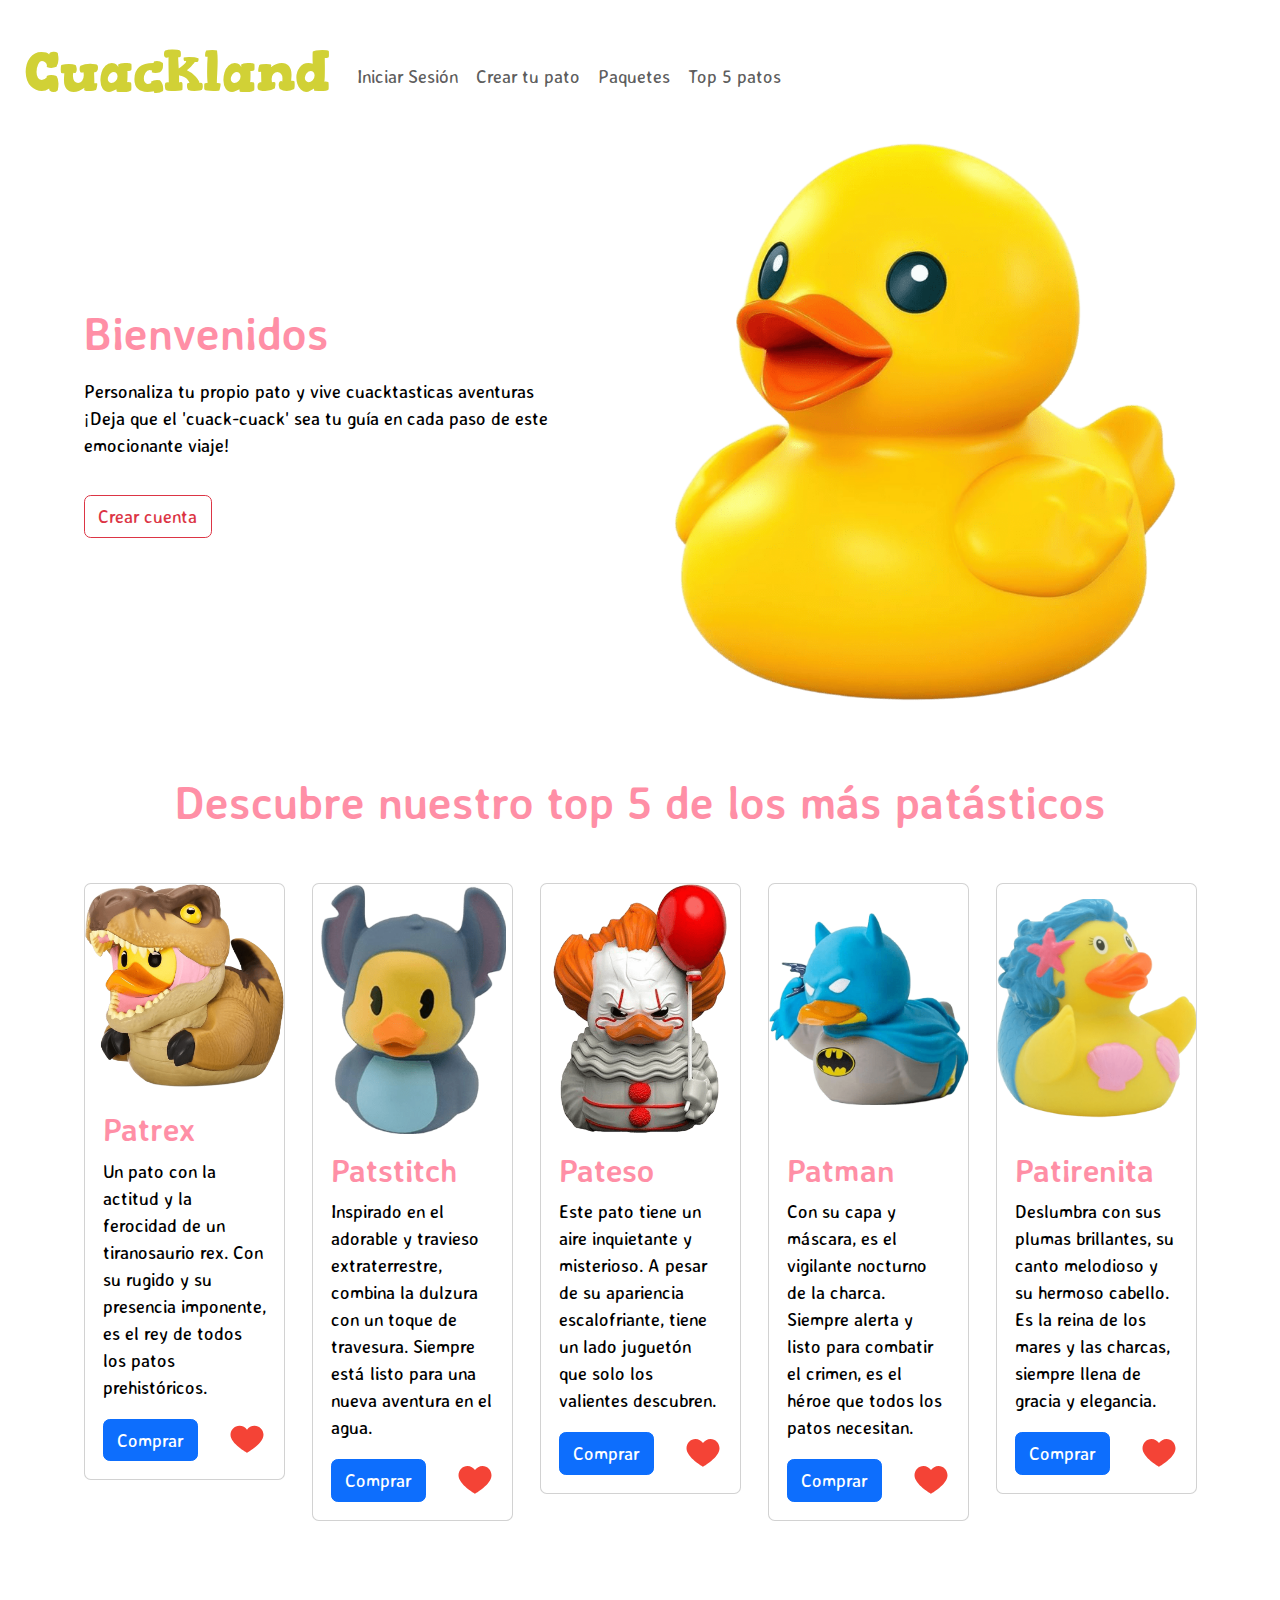
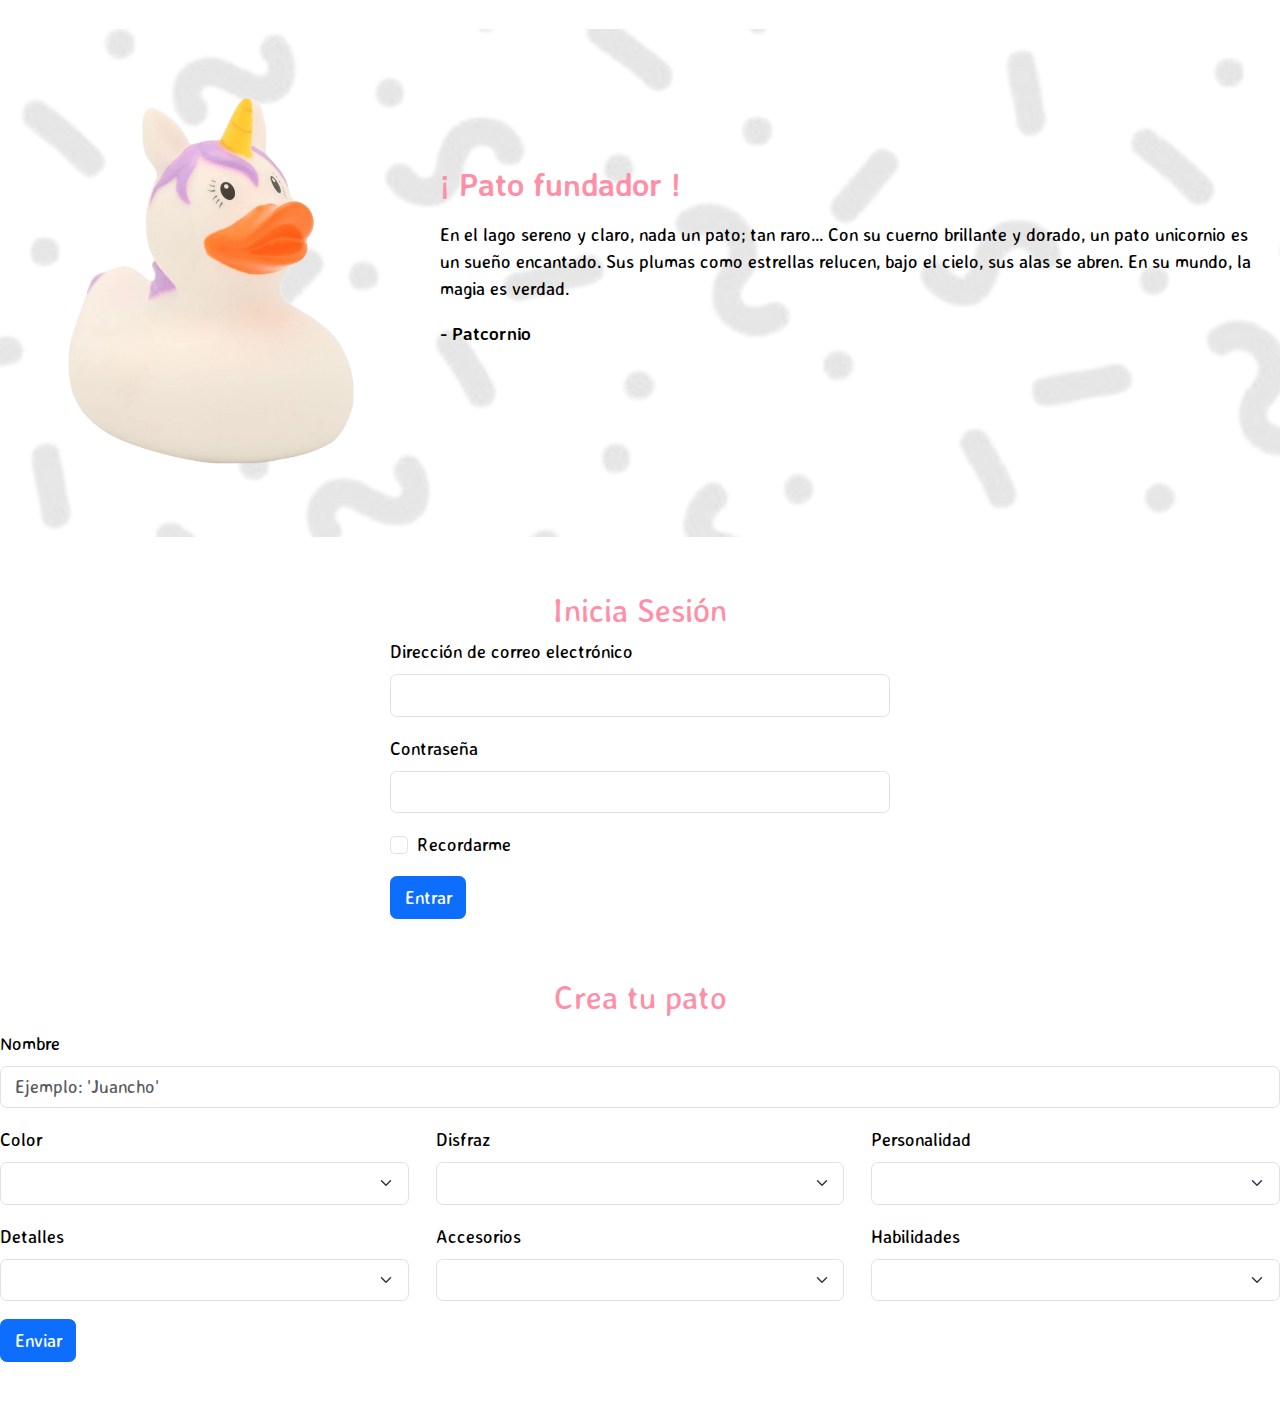
<file: index.html>
<!doctype html>
<html lang="en">

<head>
    <meta charset="utf-8">
    <meta name="viewport" content="width=device-width, initial-scale=1">
    <link rel="preconnect" href="https://fonts.googleapis.com">
    <link rel="preconnect" href="https://fonts.gstatic.com" crossorigin>
    <link
        href="https://fonts.googleapis.com/css2?family=Averia+Sans+Libre&family=Gorditas&family=Source+Sans+3&display=swap"
        rel="stylesheet">
    <link rel="stylesheet" href="./cuackchat.css">
    <title>Bootstrap demo</title>
    <link href="https://cdn.jsdelivr.net/npm/bootstrap@5.3.3/dist/css/bootstrap.min.css" rel="stylesheet"
        integrity="sha384-QWTKZyjpPEjISv5WaRU9OFeRpok6YctnYmDr5pNlyT2bRjXh0JMhjY6hW+ALEwIH" crossorigin="anonymous">
</head>

<body>
    <header class="header">
        <nav class="navbar navbar-expand-lg" id="navbar">
            <div class="container-fluid">
                <h1><a class="navbar-brand" href="#" id="title">Cuackland</a></h1>
                <button class="navbar-toggler" type="button" data-bs-toggle="collapse"
                    data-bs-target="#navbarSupportedContent" aria-controls="navbarSupportedContent"
                    aria-expanded="false" aria-label="Toggle navigation">
                    <span class="navbar-toggler-icon"></span>
                </button>
                <div class="collapse navbar-collapse" id="navbarSupportedContent">
                    <ul class="navbar-nav me-auto mb-2 mb-lg-0">
                        <li class="nav-item">
                            <a class="nav-link" href="#iniciar-sesion">Iniciar Sesión</a>
                        </li>
                        <li class="nav-item">
                            <a class="nav-link" href="#crea-pato">Crear tu pato</a>
                        </li>
                        <li class="nav-item">
                            <a class="nav-link" href="#">Paquetes</a>
                        </li>
                        <li class="nav-item">
                            <a class="nav-link" href="#top-patos">Top 5 patos</a>
                        </li>
                    </ul>
                </div>
            </div>
        </nav>
        <div class="container header__container">
            <div class="row">
                <div class="col-6 d-flex flex-column align-self-center">
                    <div class="row">
                        <h2 class=" fs-1 header__subtitle">Bienvenidos</h2>
                    </div>
                    <div class="row mt-2 mb-3">
                        <p class="header__paragraph">Personaliza tu propio pato y vive cuacktasticas aventuras
                            <br>
                            ¡Deja que el 'cuack-cuack' sea tu guía
                            en cada paso de este emocionante viaje!
                        </p>
                    </div>
                    <div class="row">
                        <div class="col">
                            <button class="btn btn-outline-danger">Crear cuenta</button>
                        </div>
                    </div>
                </div>
                <div class="col"> <img src="./pato.png" alt="pato amarillo de goma" class=" img-fluid header__duck">
                </div>
            </div>
        </div>
        </div>
    </header>
    <main>
        <section id="top-patos">
            <div class="container mt-5 mb-5">
                <h1 class="fs-1 top__subtitle mb-5 d-flex justify-content-center">Descubre nuestro top 5 de los más
                    patásticos</h1>
                <div class="d-flex justify-content-between row row-cols-1 row-cols-md-2 row-cols-lg-5">
                    <div class="col mb-5">
                        <div class="card">
                            <img src=" ./rex.png" class="card-img-top top__image img-fluid" alt="ardilla feliz">
                            <div class="card-body  card__contain">
                                <h5 class="fs-3 top__subtitle">Patrex</h5>
                                <p class="card-text">Un pato con la actitud y la
                                    ferocidad de un tiranosaurio
                                    rex. Con su rugido y su
                                    presencia imponente, es el
                                    rey de todos los patos
                                    prehistóricos.</p>
                                <div class="row">
                                    <div class="align-self-end col-9 col-lg-8">
                                        <button class="btn btn-primary">Comprar</button>
                                    </div>
                                    <div class="col-2 col-lg-4">
                                        <img src="./like-heart.svg" alt="" class="img-fluid top__like">
                                    </div>
                                </div>
                            </div>
                        </div>
                    </div>
                    <div class=" col mb-5">
                        <div class="card card__contain">
                            <img src=" ./stitch.png" class="card-img-top top__image" alt="...">
                            <div class="card-body">
                                <h5 class="fs-3 top__subtitle">Patstitch</h5>
                                <p class="card-text">Inspirado en el adorable y
                                    travieso extraterrestre,
                                    combina la dulzura con un
                                    toque de travesura. Siempre
                                    está listo para una nueva
                                    aventura en el agua.</p>
                                <div class="row">
                                    <div class="align-self-end col-9 col-lg-8">
                                        <button class="btn btn-primary">Comprar</button>
                                    </div>
                                    <div class="col-2 col-lg-4">
                                        <img src="./like-heart.svg" alt="" class="img-fluid top__like">
                                    </div>
                                </div>
                            </div>
                        </div>
                    </div>
                    <div class="col mb-5">
                        <div class="card card__contain">
                            <img src=" ./eso.png" class="card-img-top top__image" alt="...">
                            <div class="card-body">
                                <h5 class="fs-3 top__subtitle">Pateso</h5>
                                <p class="card-text">Este pato tiene un aire
                                    inquietante y misterioso. A
                                    pesar de su apariencia
                                    escalofriante, tiene un lado
                                    juguetón que solo los
                                    valientes descubren.</p>
                                <div class="row">
                                    <div class="align-self-end col-9 col-lg-8">
                                        <button class="btn btn-primary">Comprar</button>
                                    </div>
                                    <div class="col-2 col-lg-4">
                                        <img src="./like-heart.svg" alt="" class="img-fluid top__like">
                                    </div>
                                </div>
                            </div>
                        </div>
                    </div>
                    <div class="col mb-5">
                        <div class="card card__contain">
                            <img src=" ./batman.png" class="card-img-top top__image" alt="...">
                            <div class="card-body">
                                <h5 class="fs-3 top__subtitle">Patman</h5>
                                <p class="card-text">Con su capa y máscara, es el
                                    vigilante nocturno de la
                                    charca. Siempre alerta y listo
                                    para combatir el crimen, es el
                                    héroe que todos los patos
                                    necesitan.</p>
                                <div class="row">
                                    <div class="align-self-end col-9 col-lg-8">
                                        <button class="btn btn-primary">Comprar</button>
                                    </div>
                                    <div class="col-2 col-lg-4">
                                        <img src="./like-heart.svg" alt="" class="img-fluid top__like">
                                    </div>
                                </div>
                            </div>
                        </div>
                    </div>
                    <div class="col mb-5">
                        <div class="card card__contain">
                            <img src=" ./siren.png" class="card-img-top top__image" alt="...">
                            <div class="card-body">
                                <h5 class="fs-3 top__subtitle">Patirenita</h5>
                                <p class="card-text">Deslumbra con sus plumas
                                    brillantes, su canto
                                    melodioso y su hermoso cabello. Es la reina de los
                                    mares y las charcas, siempre
                                    llena de gracia y elegancia.</p>
                                <div class="row">
                                    <div class="align-self-end col-9 col-lg-8">
                                        <button class="btn btn-primary">Comprar</button>
                                    </div>
                                    <div class="col-2 col-lg-4">
                                        <img src="./like-heart.svg" alt="" class="img-fluid top__like">
                                    </div>
                                </div>
                            </div>
                        </div>
                    </div>
                </div>
            </div>

        </section>
        <section class="about pt-5 pb-5">
            <div class="container-fluid" id="container_img">
                <div class="row">
                    <div class="col-sm-4 col-md-3 col-lg-4 ">
                        <img src="./patcornio.png" alt="pato unicornio de goma" class=" img-fluid about__pato">
                    </div>
                    <div class="col-sm-8 col-md-9 col-lg-8 d-flex flex-column align-self-center">
                        <div class="row">
                            <h2 class="about__subtitle">¡ Pato fundador !</h2>
                        </div>
                        <div class="row mt-2 mb-3">
                            <p class="header__paragraph">En el lago sereno y claro, nada un pato; tan raro... Con su
                                cuerno brillante y dorado, un pato unicornio es un sueño
                                encantado. Sus plumas como estrellas relucen, bajo el cielo,
                                sus alas se abren. En su mundo, la magia es verdad.
                            <p><strong>- Patcornio</strong></p>
                            </p>
                        </div>
                    </div>
                </div>
            </div>
        </section>
        <section>
            <form class="form__profile mt-5 mb-5" id="iniciar-sesion">
                <h3 class="form__profile-title">Inicia Sesión</h3>
                <div class="mb-3">
                    <label for="exampleInputEmail1" class="form-label">Dirección de correo electrónico</label>
                    <input type="email" class="form-control" id="exampleInputEmail1" aria-describedby="emailHelp">
                </div>
                <div class="mb-3">
                    <label for="exampleInputPassword1" class="form-label">Contraseña</label>
                    <input type="password" class="form-control" id="exampleInputPassword1">
                </div>
                <div class="mb-3 form-check">
                    <input type="checkbox" class="form-check-input" id="exampleCheck1">
                    <label class="form-check-label" for="exampleCheck1">Recordarme</label>
                </div>
                <button type="submit" class="btn btn-primary">Entrar</button>
            </form>
        </section>
        <section class="mt-5 mb-5">
            <form id="crea-pato">
                <fieldset>
                    <legend class="make__subtitle">Crea tu pato</legend>
                    <div class="mb-3">
                        <label for="name" class="form-label">Nombre</label>
                        <input type="text" id="name" class="form-control" placeholder="Ejemplo: 'Juancho' ">
                    </div>
                    <div class="row">
                        <div class="col col-sm-4">
                            <div class="mb-3">
                                <label for="disabledSelect" class="form-label">Color</label>
                                <select id="disabledSelect" class="form-select">
                                    <option value=""></option>
                                    <option value="yellow">Amarillo</option>
                                    <option value="blue">Azul</option>
                                    <option value="green">Verde</option>
                                    <option value="pink">Rosa</option>
                                    <option value="red">Rojo</option>
                                    <option value="purple">Morado</option>
                                    <option value="black">Negro</option>
                                    <option value="white">Blanco</option>
                                    <option value="orange">Naranja</option>
                                    <option value="brown">Café</option>
                                </select>
                            </div>
                        </div>
                        <div class="col col-sm-4">
                            <div class="mb-3">
                                <label for="disabledSelect" class="form-label">Disfraz</label>
                                <select id="disabledSelect" class="form-select">
                                    <option value=""></option>
                                    <option value="pirate">Pirata</option>
                                    <option value="superhero">Superhéroe</option>
                                    <option value="cowboy">Vaquero</option>
                                    <option value="astronaut">Astronauta</option>
                                    <option value="chef">Chef</option>
                                    <option value="wizard">Mago</option>
                                    <option value="detective">Detective</option>
                                    <option value="athlete">Deportista</option>
                                    <option value="artist">Artista</option>
                                    <option value="adventurer">Aventurero</option>
                                </select>
                            </div>
                        </div>
                        <div class="col col-sm-4">
                            <div class="mb-3">
                                <label for="disabledSelect" class="form-label">Personalidad</label>
                                <select id="disabledSelect" class="form-select">
                                    <option value=""></option>
                                    <option value="brave">Valiente</option>
                                    <option value="intelligent">Inteligente</option>
                                    <option value="funny">Gracioso</option>
                                    <option value="adventurous">Aventurero</option>
                                    <option value="shy">Tímido</option>
                                    <option value="curious">Curioso</option>
                                    <option value="friendly">Amigable</option>
                                    <option value="cheerful">Risueño</option>
                                    <option value="grumpy">Enojón</option>
                                    <option value="loyal">Leal</option>
                                </select>
                            </div>
                        </div>
                        <div class="col col-sm-4">
                            <div class="mb-3">
                                <label for="disabledSelect" class="form-label">Detalles</label>
                                <select id="disabledSelect" class="form-select">
                                    <option value=""></option>
                                    <option value="scar">Cicatriz en el ala</option>
                                    <option value="tattoo">Tatuaje en la pata</option>
                                    <option value="tic">Tic nervioso con el ojo</option>
                                    <option value="laugh">Risa peculiar</option>
                                    <option value="feathers">Plumas de un color diferente</option>
                                    <option value="upright_feather">Una pluma feliz</option>
                                    <option value="patch">Un parche en el ojo</option>
                                    <option value="narcolepsy">Narcolepsia</option>
                                    <option value="jokes">Contar malos chistes</option>
                                    <option value="magic">Magia</option>
                                </select>
                            </div>
                        </div>
                        <div class="col col-sm-4">
                            <div class="mb-3">
                                <label for="disabledSelect" class="form-label">Accesorios</label>
                                <select id="disabledSelect" class="form-select">
                                    <option value=""></option>
                                    <option value="hat">Sombrero</option>
                                    <option value="cape">Capa</option>
                                    <option value="boots">Botas</option>
                                    <option value="wand">Varita</option>
                                    <option value="glasses">Lentes</option>
                                    <option value="magnifying_glass">Lupa</option>
                                    <option value="knife">Cuchillo</option>
                                    <option value="brushes">Pinceles</option>
                                    <option value="backpack">Mochila</option>
                                    <option value="food">Comida</option>
                                </select>
                            </div>
                        </div>
                        <div class="col col-sm-4">
                            <div class="mb-3">
                                <label for="disabledSelect" class="form-label">Habilidades</label>
                                <select id="disabledSelect" class="form-select">
                                    <option value=""></option>
                                    <option value="telekinesis">Telequinesis</option>
                                    <option value="invisibility">Invisibilidad</option>
                                    <option value="fire_control">Controlar fuego</option>
                                    <option value="healing">Sanación</option>
                                    <option value="super_strength">Superfuerza</option>
                                    <option value="flight">Vuelo</option>
                                    <option value="time_manipulation">Manipulación del tiempo</option>
                                    <option value="mind_reading">Lectura de mentes</option>
                                    <option value="water_control">Controlar agua</option>
                                    <option value="shape_shifting">Cambiar de forma</option>
                                </select>
                            </div>
                        </div>
                    </div>
                    <button type="submit" class="btn btn-primary">Enviar</button>
                </fieldset>
            </form>
        </section>
    </main>




    <script src="https://cdn.jsdelivr.net/npm/bootstrap@5.3.3/dist/js/bootstrap.bundle.min.js"
        integrity="sha384-YvpcrYf0tY3lHB60NNkmXc5s9fDVZLESaAA55NDzOxhy9GkcIdslK1eN7N6jIeHz"
        crossorigin="anonymous"></script>
</body>

</html>
</file>
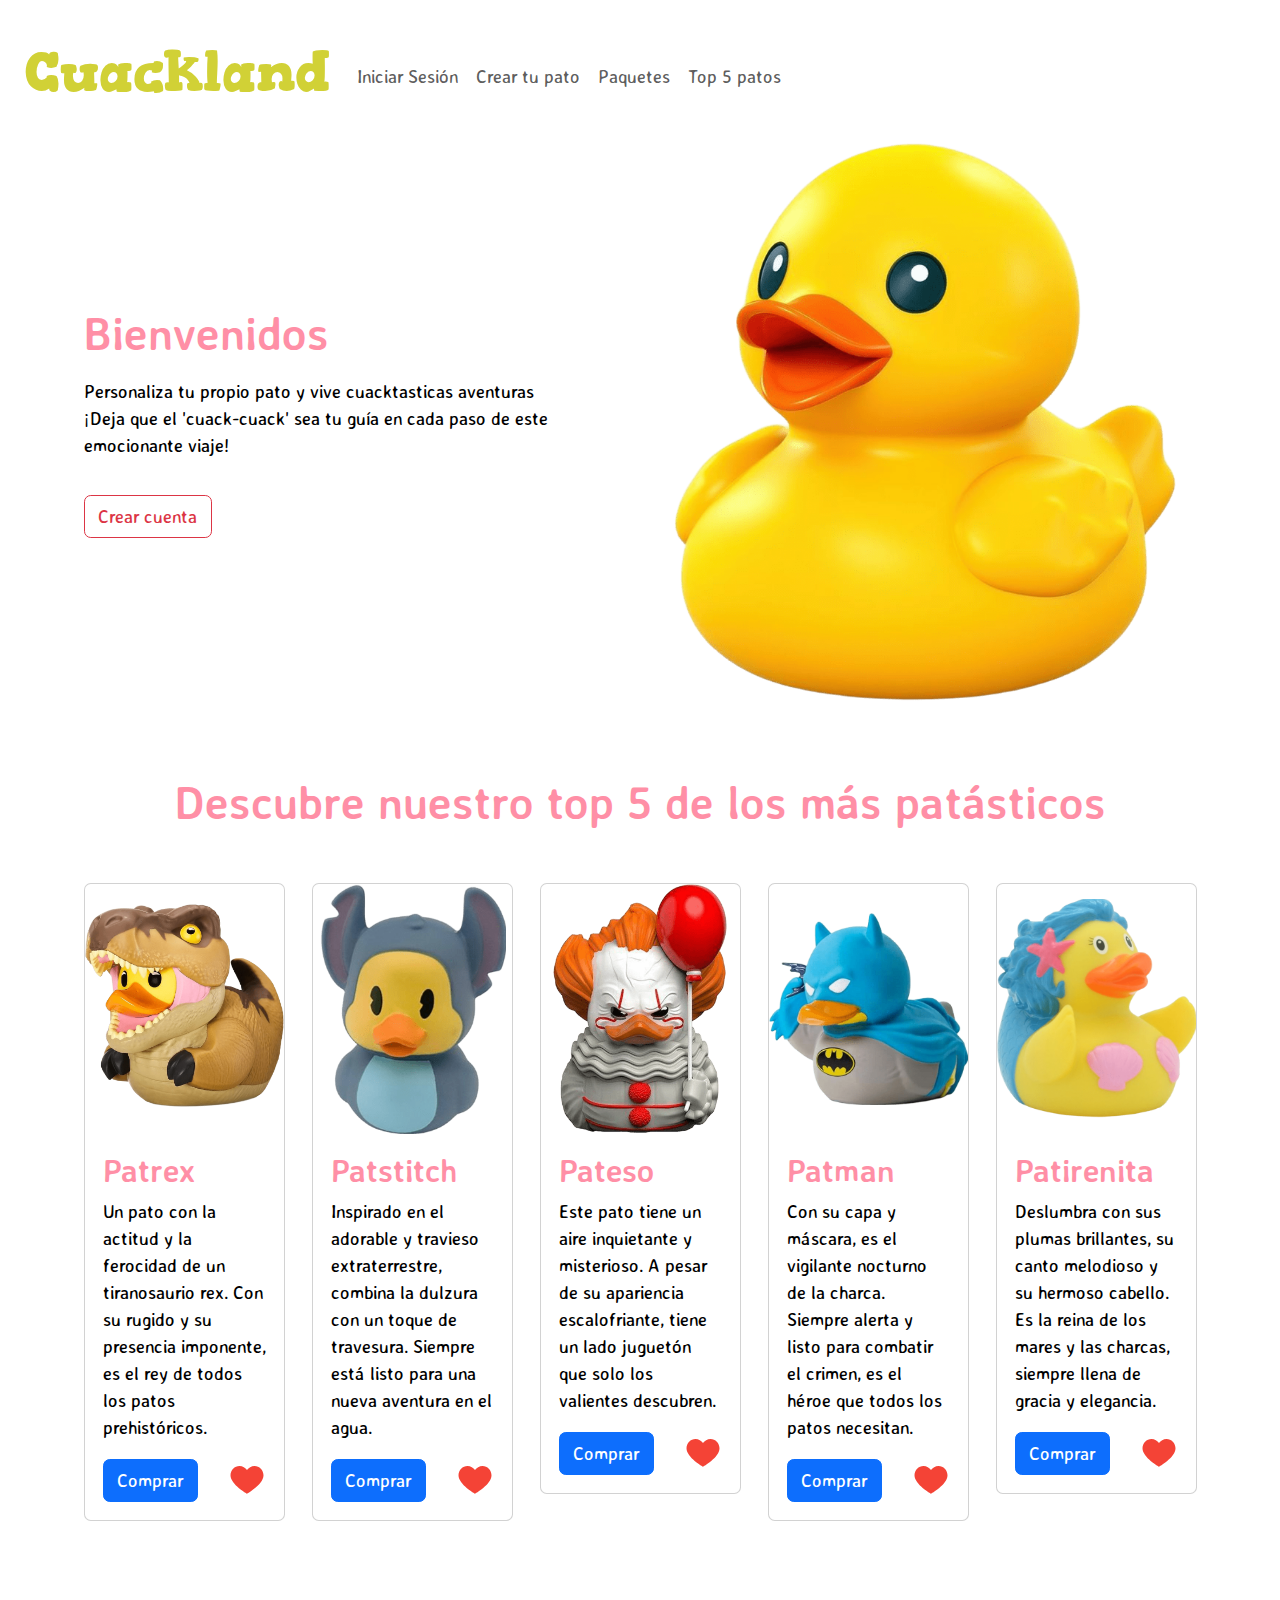
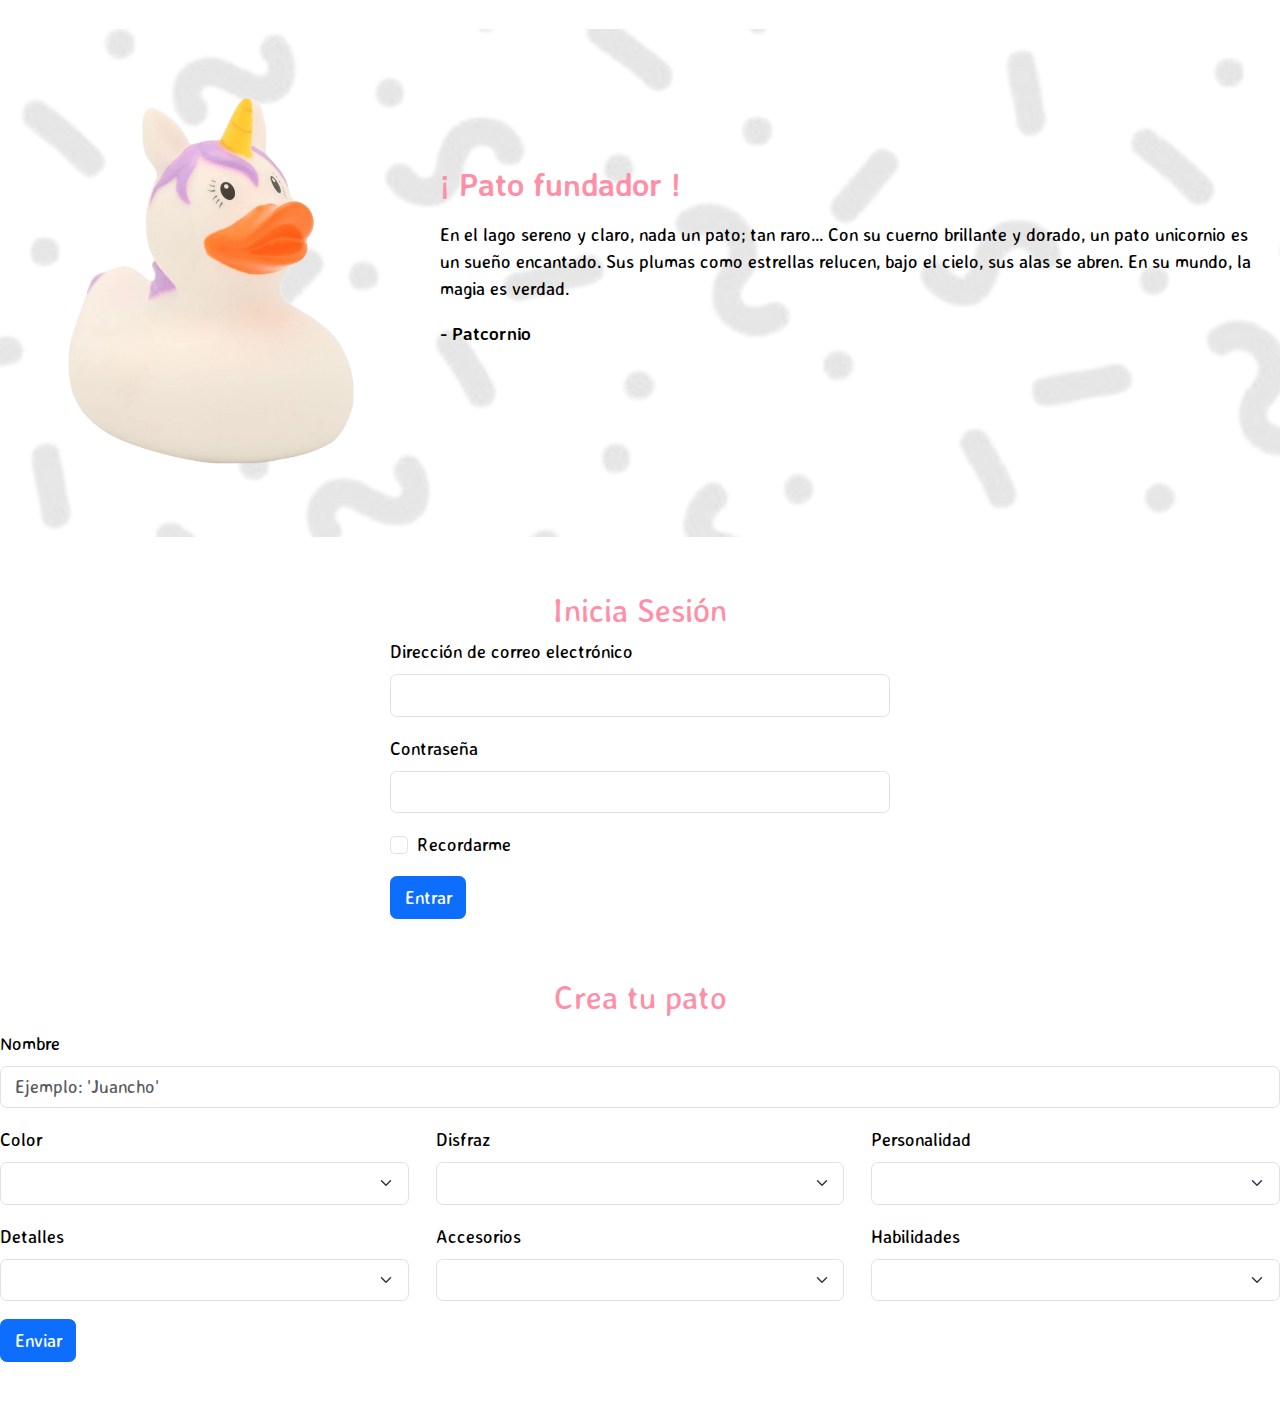
<file: cuackchat.html>
<!doctype html>
<html lang="en">

<head>
    <meta charset="utf-8">
    <meta name="viewport" content="width=device-width, initial-scale=1">
    <link rel="preconnect" href="https://fonts.googleapis.com">
    <link rel="preconnect" href="https://fonts.gstatic.com" crossorigin>
    <link
        href="https://fonts.googleapis.com/css2?family=Averia+Sans+Libre&family=Gorditas&family=Source+Sans+3&display=swap"
        rel="stylesheet">
    <link rel="stylesheet" href="./cuackchat.css">
    <title>Bootstrap demo</title>
    <link href="https://cdn.jsdelivr.net/npm/bootstrap@5.3.3/dist/css/bootstrap.min.css" rel="stylesheet"
        integrity="sha384-QWTKZyjpPEjISv5WaRU9OFeRpok6YctnYmDr5pNlyT2bRjXh0JMhjY6hW+ALEwIH" crossorigin="anonymous">
</head>

<body>
    <header class="header">
        <nav class="navbar navbar-expand-lg" id="navbar">
            <div class="container-fluid">
                <h1><a class="navbar-brand" href="#" id="title">Cuackland</a></h1>
                <button class="navbar-toggler" type="button" data-bs-toggle="collapse"
                    data-bs-target="#navbarSupportedContent" aria-controls="navbarSupportedContent"
                    aria-expanded="false" aria-label="Toggle navigation">
                    <span class="navbar-toggler-icon"></span>
                </button>
                <div class="collapse navbar-collapse" id="navbarSupportedContent">
                    <ul class="navbar-nav me-auto mb-2 mb-lg-0">
                        <li class="nav-item">
                            <a class="nav-link" href="#iniciar-sesion">Iniciar Sesión</a>
                        </li>
                        <li class="nav-item">
                            <a class="nav-link" href="#crea-pato">Crear tu pato</a>
                        </li>
                        <li class="nav-item">
                            <a class="nav-link" href="#">Paquetes</a>
                        </li>
                        <li class="nav-item">
                            <a class="nav-link" href="#top-patos">Top 5 patos</a>
                        </li>
                    </ul>
                </div>
            </div>
        </nav>
        <div class="container header__container">
            <div class="row">
                <div class="col-6 d-flex flex-column align-self-center">
                    <div class="row">
                        <h2 class=" fs-1 header__subtitle">Bienvenidos</h2>
                    </div>
                    <div class="row mt-2 mb-3">
                        <p class="header__paragraph">Personaliza tu propio pato y vive cuacktasticas aventuras
                            <br>
                            ¡Deja que el 'cuack-cuack' sea tu guía
                            en cada paso de este emocionante viaje!
                        </p>
                    </div>
                    <div class="row">
                        <div class="col">
                            <button class="btn btn-outline-danger">Crear cuenta</button>
                        </div>
                    </div>
                </div>
                <div class="col"> <img src="./pato.png" alt="pato amarillo de goma" class=" img-fluid header__duck">
                </div>
            </div>
        </div>
        </div>
    </header>
    <main>
        <section id="top-patos">
            <div class="container mt-5 mb-5">
                <h1 class="fs-1 top__subtitle mb-5 d-flex justify-content-center">Descubre nuestro top 5 de los más
                    patásticos</h1>
                <div class="d-flex justify-content-between row row-cols-1 row-cols-md-2 row-cols-lg-5">
                    <div class="col mb-5">
                        <div class="card">
                            <img src=" ./rex.png" class="card-img-top top__image" alt="...">
                            <div class="card-body  card__contain">
                                <h5 class="fs-3 top__subtitle">Patrex</h5>
                                <p class="card-text">Un pato con la actitud y la
                                    ferocidad de un tiranosaurio
                                    rex. Con su rugido y su
                                    presencia imponente, es el
                                    rey de todos los patos
                                    prehistóricos.</p>
                                <div class="row">
                                    <div class="align-self-end col-9 col-lg-8">
                                        <button class="btn btn-primary">Comprar</button>
                                    </div>
                                    <div class="col-2 col-lg-4">
                                        <img src="./like-heart.svg" alt="" class="img-fluid top__like">
                                    </div>
                                </div>
                            </div>
                        </div>
                    </div>
                    <div class=" col mb-5">
                        <div class="card card__contain">
                            <img src=" ./stitch.png" class="card-img-top top__image" alt="...">
                            <div class="card-body">
                                <h5 class="fs-3 top__subtitle">Patstitch</h5>
                                <p class="card-text">Inspirado en el adorable y
                                    travieso extraterrestre,
                                    combina la dulzura con un
                                    toque de travesura. Siempre
                                    está listo para una nueva
                                    aventura en el agua.</p>
                                <div class="row">
                                    <div class="align-self-end col-9 col-lg-8">
                                        <button class="btn btn-primary">Comprar</button>
                                    </div>
                                    <div class="col-2 col-lg-4">
                                        <img src="./like-heart.svg" alt="" class="img-fluid top__like">
                                    </div>
                                </div>
                            </div>
                        </div>
                    </div>
                    <div class="col mb-5">
                        <div class="card card__contain">
                            <img src=" ./eso.png" class="card-img-top top__image" alt="...">
                            <div class="card-body">
                                <h5 class="fs-3 top__subtitle">Pateso</h5>
                                <p class="card-text">Este pato tiene un aire
                                    inquietante y misterioso. A
                                    pesar de su apariencia
                                    escalofriante, tiene un lado
                                    juguetón que solo los
                                    valientes descubren.</p>
                                <div class="row">
                                    <div class="align-self-end col-9 col-lg-8">
                                        <button class="btn btn-primary">Comprar</button>
                                    </div>
                                    <div class="col-2 col-lg-4">
                                        <img src="./like-heart.svg" alt="" class="img-fluid top__like">
                                    </div>
                                </div>
                            </div>
                        </div>
                    </div>
                    <div class="col mb-5">
                        <div class="card card__contain">
                            <img src=" ./batman.png" class="card-img-top top__image" alt="...">
                            <div class="card-body">
                                <h5 class="fs-3 top__subtitle">Patman</h5>
                                <p class="card-text">Con su capa y máscara, es el
                                    vigilante nocturno de la
                                    charca. Siempre alerta y listo
                                    para combatir el crimen, es el
                                    héroe que todos los patos
                                    necesitan.</p>
                                <div class="row">
                                    <div class="align-self-end col-9 col-lg-8">
                                        <button class="btn btn-primary">Comprar</button>
                                    </div>
                                    <div class="col-2 col-lg-4">
                                        <img src="./like-heart.svg" alt="" class="img-fluid top__like">
                                    </div>
                                </div>
                            </div>
                        </div>
                    </div>
                    <div class="col mb-5">
                        <div class="card card__contain">
                            <img src=" ./siren.png" class="card-img-top top__image" alt="...">
                            <div class="card-body">
                                <h5 class="fs-3 top__subtitle">Patirenita</h5>
                                <p class="card-text">Deslumbra con sus plumas
                                    brillantes, su canto
                                    melodioso y su hermoso cabello. Es la reina de los
                                    mares y las charcas, siempre
                                    llena de gracia y elegancia.</p>
                                <div class="row">
                                    <div class="align-self-end col-9 col-lg-8">
                                        <button class="btn btn-primary">Comprar</button>
                                    </div>
                                    <div class="col-2 col-lg-4">
                                        <img src="./like-heart.svg" alt="" class="img-fluid top__like">
                                    </div>
                                </div>
                            </div>
                        </div>
                    </div>
                </div>
            </div>

        </section>
        <section class="about pt-5 pb-5">
            <div class="container-fluid" id="container_img">
                <div class="row">
                    <div class="col-sm-4 col-md-3 col-lg-4 ">
                        <img src="./patcornio.png" alt="pato unicornio de goma" class=" img-fluid about__pato">
                    </div>
                    <div class="col-sm-8 col-md-9 col-lg-8 d-flex flex-column align-self-center">
                        <div class="row">
                            <h2 class="about__subtitle">¡ Pato fundador !</h2>
                        </div>
                        <div class="row mt-2 mb-3">
                            <p class="header__paragraph">En el lago sereno y claro, nada un pato; tan raro... Con su
                                cuerno brillante y dorado, un pato unicornio es un sueño
                                encantado. Sus plumas como estrellas relucen, bajo el cielo,
                                sus alas se abren. En su mundo, la magia es verdad.
                            <p><strong>- Patcornio</strong></p>
                            </p>
                        </div>
                    </div>
                </div>
            </div>
        </section>
        <section>
            <form class="form__profile mt-5 mb-5" id="iniciar-sesion">
                <h3 class="form__profile-title">Inicia Sesión</h3>
                <div class="mb-3">
                    <label for="exampleInputEmail1" class="form-label">Dirección de correo electrónico</label>
                    <input type="email" class="form-control" id="exampleInputEmail1" aria-describedby="emailHelp">
                </div>
                <div class="mb-3">
                    <label for="exampleInputPassword1" class="form-label">Contraseña</label>
                    <input type="password" class="form-control" id="exampleInputPassword1">
                </div>
                <div class="mb-3 form-check">
                    <input type="checkbox" class="form-check-input" id="exampleCheck1">
                    <label class="form-check-label" for="exampleCheck1">Recordarme</label>
                </div>
                <button type="submit" class="btn btn-primary">Entrar</button>
            </form>
        </section>
        <section class="mt-5 mb-5">
            <form id="crea-pato">
                <fieldset>
                    <legend class="make__subtitle">Crea tu pato</legend>
                    <div class="mb-3">
                        <label for="name" class="form-label">Nombre</label>
                        <input type="text" id="name" class="form-control" placeholder="Ejemplo: 'Juancho' ">
                    </div>
                    <div class="row">
                        <div class="col col-sm-4">
                            <div class="mb-3">
                                <label for="disabledSelect" class="form-label">Color</label>
                                <select id="disabledSelect" class="form-select">
                                    <option value=""></option>
                                    <option value="yellow">Amarillo</option>
                                    <option value="blue">Azul</option>
                                    <option value="green">Verde</option>
                                    <option value="pink">Rosa</option>
                                    <option value="red">Rojo</option>
                                    <option value="purple">Morado</option>
                                    <option value="black">Negro</option>
                                    <option value="white">Blanco</option>
                                    <option value="orange">Naranja</option>
                                    <option value="brown">Café</option>
                                </select>
                            </div>
                        </div>
                        <div class="col col-sm-4">
                            <div class="mb-3">
                                <label for="disabledSelect" class="form-label">Disfraz</label>
                                <select id="disabledSelect" class="form-select">
                                    <option value=""></option>
                                    <option value="pirate">Pirata</option>
                                    <option value="superhero">Superhéroe</option>
                                    <option value="cowboy">Vaquero</option>
                                    <option value="astronaut">Astronauta</option>
                                    <option value="chef">Chef</option>
                                    <option value="wizard">Mago</option>
                                    <option value="detective">Detective</option>
                                    <option value="athlete">Deportista</option>
                                    <option value="artist">Artista</option>
                                    <option value="adventurer">Aventurero</option>
                                </select>
                            </div>
                        </div>
                        <div class="col col-sm-4">
                            <div class="mb-3">
                                <label for="disabledSelect" class="form-label">Personalidad</label>
                                <select id="disabledSelect" class="form-select">
                                    <option value=""></option>
                                    <option value="brave">Valiente</option>
                                    <option value="intelligent">Inteligente</option>
                                    <option value="funny">Gracioso</option>
                                    <option value="adventurous">Aventurero</option>
                                    <option value="shy">Tímido</option>
                                    <option value="curious">Curioso</option>
                                    <option value="friendly">Amigable</option>
                                    <option value="cheerful">Risueño</option>
                                    <option value="grumpy">Enojón</option>
                                    <option value="loyal">Leal</option>
                                </select>
                            </div>
                        </div>
                        <div class="col col-sm-4">
                            <div class="mb-3">
                                <label for="disabledSelect" class="form-label">Detalles</label>
                                <select id="disabledSelect" class="form-select">
                                    <option value=""></option>
                                    <option value="scar">Cicatriz en el ala</option>
                                    <option value="tattoo">Tatuaje en la pata</option>
                                    <option value="tic">Tic nervioso con el ojo</option>
                                    <option value="laugh">Risa peculiar</option>
                                    <option value="feathers">Plumas de un color diferente</option>
                                    <option value="upright_feather">Una pluma feliz</option>
                                    <option value="patch">Un parche en el ojo</option>
                                    <option value="narcolepsy">Narcolepsia</option>
                                    <option value="jokes">Contar malos chistes</option>
                                    <option value="magic">Magia</option>
                                </select>
                            </div>
                        </div>
                        <div class="col col-sm-4">
                            <div class="mb-3">
                                <label for="disabledSelect" class="form-label">Accesorios</label>
                                <select id="disabledSelect" class="form-select">
                                    <option value=""></option>
                                    <option value="hat">Sombrero</option>
                                    <option value="cape">Capa</option>
                                    <option value="boots">Botas</option>
                                    <option value="wand">Varita</option>
                                    <option value="glasses">Lentes</option>
                                    <option value="magnifying_glass">Lupa</option>
                                    <option value="knife">Cuchillo</option>
                                    <option value="brushes">Pinceles</option>
                                    <option value="backpack">Mochila</option>
                                    <option value="food">Comida</option>
                                </select>
                            </div>
                        </div>
                        <div class="col col-sm-4">
                            <div class="mb-3">
                                <label for="disabledSelect" class="form-label">Habilidades</label>
                                <select id="disabledSelect" class="form-select">
                                    <option value=""></option>
                                    <option value="telekinesis">Telequinesis</option>
                                    <option value="invisibility">Invisibilidad</option>
                                    <option value="fire_control">Controlar fuego</option>
                                    <option value="healing">Sanación</option>
                                    <option value="super_strength">Superfuerza</option>
                                    <option value="flight">Vuelo</option>
                                    <option value="time_manipulation">Manipulación del tiempo</option>
                                    <option value="mind_reading">Lectura de mentes</option>
                                    <option value="water_control">Controlar agua</option>
                                    <option value="shape_shifting">Cambiar de forma</option>
                                </select>
                            </div>
                        </div>
                    </div>
                    <button type="submit" class="btn btn-primary">Enviar</button>
                </fieldset>
            </form>
        </section>
    </main>




    <script src="https://cdn.jsdelivr.net/npm/bootstrap@5.3.3/dist/js/bootstrap.bundle.min.js"
        integrity="sha384-YvpcrYf0tY3lHB60NNkmXc5s9fDVZLESaAA55NDzOxhy9GkcIdslK1eN7N6jIeHz"
        crossorigin="anonymous"></script>
</body>

</html>
</file>
<file: cuackchat.css>
* {
  font-family: var(--font_text);
  font-size: 18px;
  font-weight: 500;
  color: black;
}

:root {
  --title: #d1d136;
  --subtitle: #ff8fa6;
  --hover: #aca22e;
  --background_page: #f9f4f4;
  --font_title: "Gorditas", serif;
  --font_subtitle: "Source Sans 3", serif;
  --font_text: "Averia Sans Libre", serif;
}

#navbar {
  z-index: 1;
  margin: 30px 0 0 10px;
}

#title {
  font-family: var(--font_title);
  font-weight: 900;
  color: var(--title);
  font-size: 55px;
}

.header__subtitle {
  color: var(--subtitle);
  font-weight: 700;
  font-size: 32px;
}

#btn-create__profile {
  background-color: #ff3131;
  border: none;
  color: white;
  padding: 10px;
  border-radius: 10px;
}

.header__duck {
  min-width: 50px;
}

.about {
  background-image: url(./fondo-black.png);
  background-repeat: no-repeat;
}

.about__pato {
  min-width: 150px;
}

.about__subtitle {
  color: var(--subtitle);
  font-weight: 700;
  font-size: 32px;
}

.top__subtitle {
  font-family: var(--font_subtitle);
  color: var(--subtitle);
  font-weight: 700;
}

.top__subtitle {
  font-family: var(--font_text);
  color: var(--subtitle);
}

.top__image {
  max-width: 250px;
  height: 250px;
  object-fit: contain;
  align-self: center;
}

.top__like {
  cursor: pointer;
}

.form__profile {
  max-width: 500px;
  margin: auto;
}

.form__profile-title {
  font-family: var(--font_text);
  color: var(--subtitle);
  font-size: 32px;
  text-align: center;
}

.make__subtitle {
  font-family: var(--font_text);
  color: var(--subtitle);
  font-size: 32px;
  text-align: center;
}
</file>
